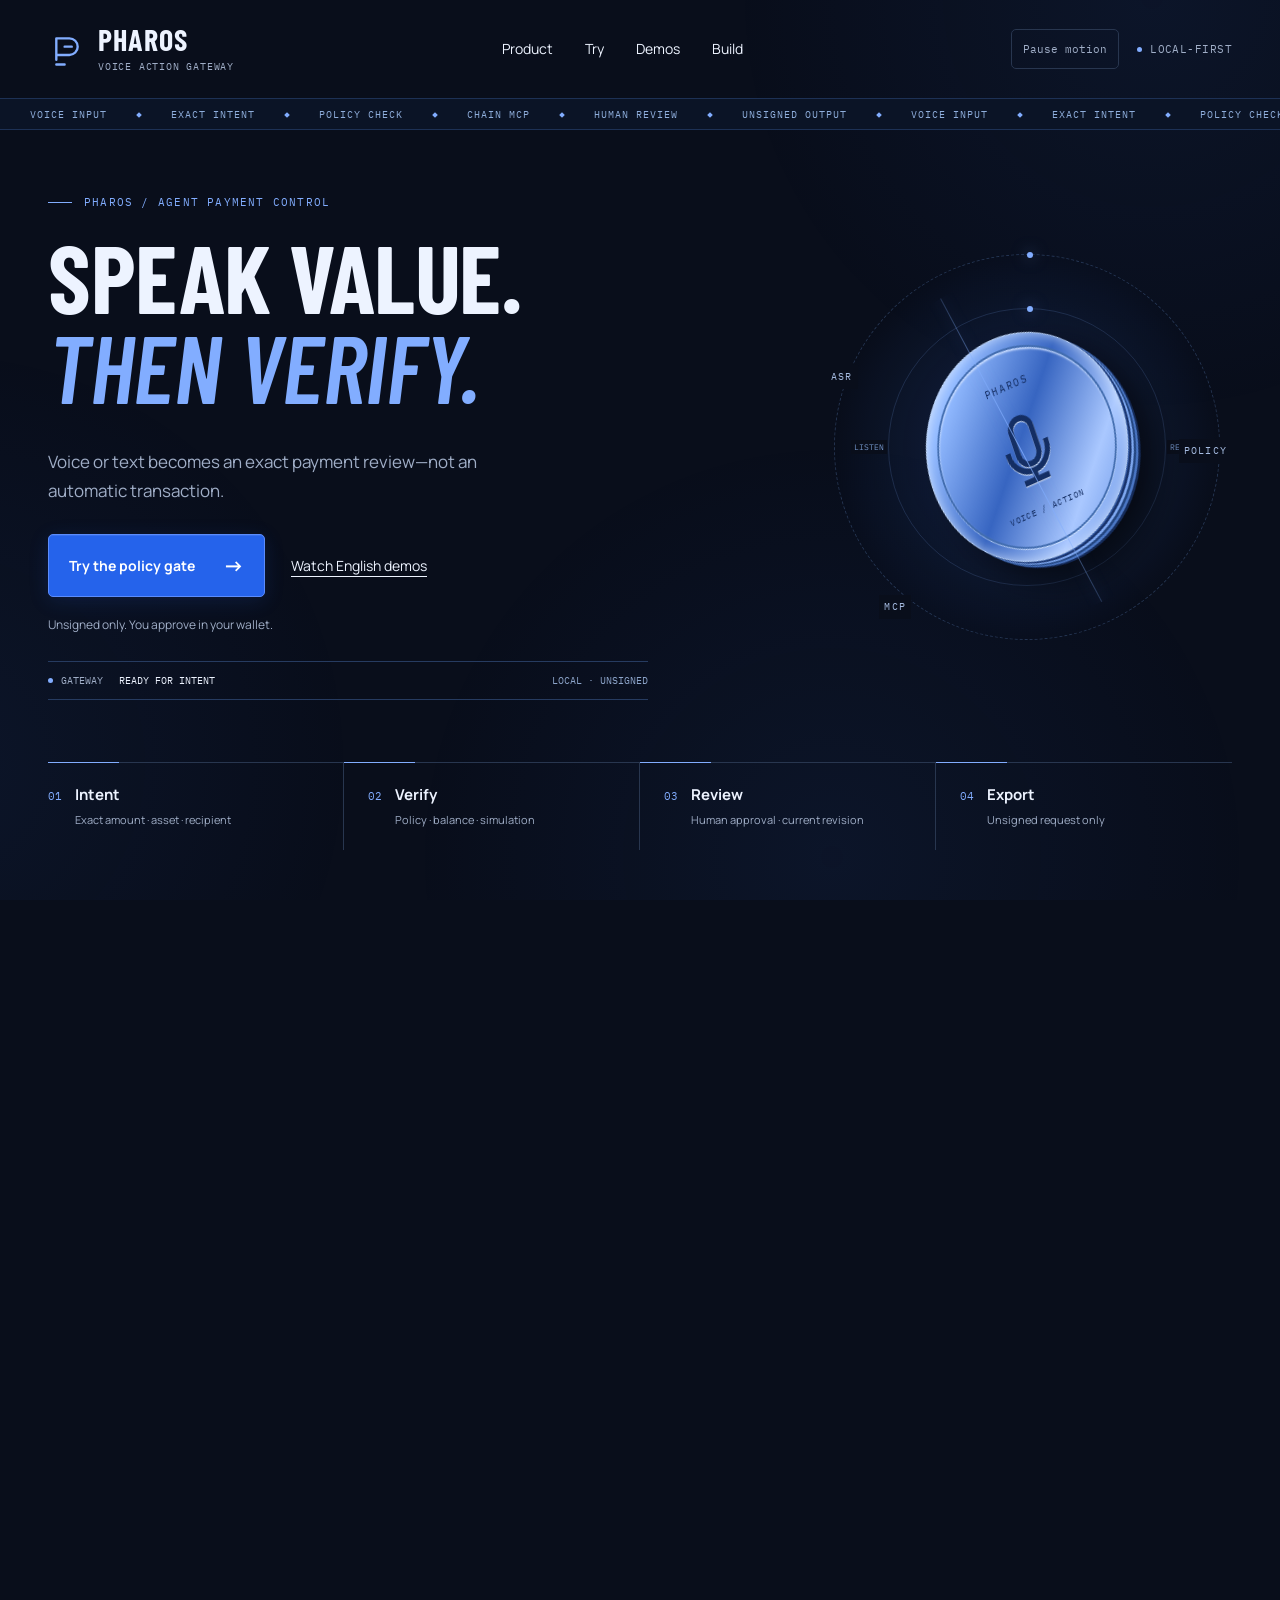
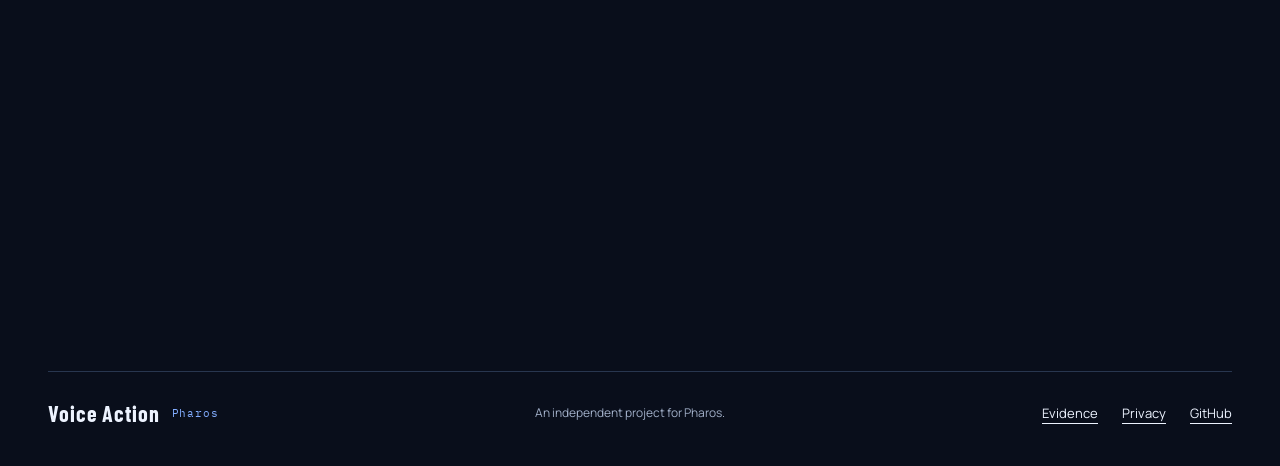
<file: site/index.html>
<!doctype html>
<html lang="en">
<head>
  <meta charset="utf-8">
  <meta name="viewport" content="width=device-width, initial-scale=1">
  <meta http-equiv="Content-Security-Policy" content="default-src 'self'; script-src 'self'; style-src 'self'; connect-src 'self'; img-src 'self'; media-src 'self'; object-src 'none'; base-uri 'none'; form-action 'none'">
  <meta name="referrer" content="no-referrer">
  <meta name="description" content="Pharos Voice Action Gateway prepares reviewable payment drafts with clear policy checks, exact amounts and human confirmation. Explore three recorded walkthroughs and build locally.">
  <meta property="og:title" content="Pharos Voice Action Gateway">
  <meta property="og:description" content="From a payment request to a draft you can review. Explore the recorded demos and build locally.">
  <meta property="og:type" content="website">
  <title>Pharos Voice Action Gateway</title>
  <link rel="icon" href="icon.svg">
  <link rel="stylesheet" href="product.css">
  <link rel="stylesheet" href="evidence.css">
  <script src="evidence.js" defer></script>
  <script src="product.js" defer></script>
  <script src="sandbox.js" defer></script>
  <script src="video-controls.js" defer></script>
</head>
<body>
  <div class="ambient" aria-hidden="true"><span></span><span></span><span></span></div>
  <a class="skip" href="#main">Skip to content</a>
  <header class="site-header wrap">
    <a class="wordmark" href="./" aria-label="Pharos Voice Action Gateway home"><svg viewBox="0 0 32 32" aria-hidden="true"><path d="M7 25V7h11a7 7 0 0 1 0 14H7m7-7h6M7 29h7"/></svg><span>PHAROS<small>VOICE ACTION GATEWAY</small></span></a>
    <nav aria-label="Main navigation"><a href="#product">Product</a><a href="#try">Try</a><a href="#demos">Demos</a><a href="#build">Build</a></nav>
    <div class="header-actions"><button id="motion-toggle" class="motion-toggle" type="button" aria-pressed="false">Pause motion</button><span class="live-chip"><i></i>LOCAL-FIRST</span></div>
  </header>
  <div class="signal-rail" aria-hidden="true"><div class="signal-track"><div class="signal-group"><span>VOICE INPUT</span><i></i><span>EXACT INTENT</span><i></i><span>POLICY CHECK</span><i></i><span>CHAIN MCP</span><i></i><span>HUMAN REVIEW</span><i></i><span>UNSIGNED OUTPUT</span><i></i></div><div class="signal-group"><span>VOICE INPUT</span><i></i><span>EXACT INTENT</span><i></i><span>POLICY CHECK</span><i></i><span>CHAIN MCP</span><i></i><span>HUMAN REVIEW</span><i></i><span>UNSIGNED OUTPUT</span><i></i></div></div></div>
  <main id="main" tabindex="-1">
    <section class="hero wrap" id="product" aria-labelledby="product-title">
      <div class="hero-copy" data-reveal>
        <p class="eyebrow"><span></span> PHAROS / AGENT PAYMENT CONTROL</p>
        <h1 id="product-title" aria-label="Speak value. Then verify."><span aria-hidden="true" class="display-line">SPEAK VALUE.</span><span class="verb-line" aria-hidden="true"><em id="hero-verb"><span>THEN VERIFY.</span><span>STAY IN CONTROL.</span><span>NOT BLINDLY.</span><span>THEN VERIFY.</span></em><i class="type-caret"></i></span></h1>
        <p class="intro">Voice or text becomes an exact payment review—not an automatic transaction.</p>
        <div class="hero-actions"><a class="button primary" href="#try">Try the policy gate <span aria-hidden="true">→</span></a><a class="text-link" href="#demos">Watch English demos</a></div>
        <p class="safety">Unsigned only. You approve in your wallet.</p>
        <div class="live-readout"><span><i></i>GATEWAY</span><strong id="hero-readout">READY FOR INTENT</strong><b>LOCAL · UNSIGNED</b></div>
      </div>
      <div class="hero-orbit spotlight" data-tilt="8" aria-hidden="true"><div class="orbit-ring ring-one"></div><div class="orbit-ring ring-two"></div><div class="orbit-data"><span>LISTEN</span><span>CHECK</span><span>REVIEW</span></div><div class="coin-float"><div class="orbit-core"><span class="coin-word">PHAROS</span><svg viewBox="0 0 80 80"><path d="M40 14a10 10 0 0 0-10 10v20a10 10 0 0 0 20 0V24a10 10 0 0 0-10-10ZM21 41a19 19 0 0 0 38 0M40 60v8m-10 0h20"/></svg><span class="coin-code">VOICE / ACTION</span></div></div><span class="orbit-label label-one">ASR</span><span class="orbit-label label-two">POLICY</span><span class="orbit-label label-three">MCP</span><div class="orbit-scan"></div></div>
      <div class="hero-proof-grid" data-reveal><article><span>01</span><strong>Intent</strong><small>Exact amount · asset · recipient</small></article><article><span>02</span><strong>Verify</strong><small>Policy · balance · simulation</small></article><article><span>03</span><strong>Review</strong><small>Human approval · current revision</small></article><article><span>04</span><strong>Export</strong><small>Unsigned request only</small></article></div>
    </section>
    <section class="sandbox-section wrap" id="try" aria-labelledby="sandbox-title" data-reveal>
      <div class="section-heading sandbox-heading"><div><p class="eyebrow"><span></span> INTERACTIVE / EXAMPLE DATA</p><h2 id="sandbox-title">Your request.<br><em>One clear decision.</em></h2></div><span class="boundary-chip"><i></i>NO WALLET CONNECTED</span></div>
      <div class="product-workspace spotlight">
        <form id="sandbox-form" class="command-panel">
          <div class="panel-kicker"><span>01</span> Payment intent</div>
          <label for="sandbox-request">Tell the agent what to prepare</label>
          <div class="command-input"><span aria-hidden="true">›</span><input id="sandbox-request" value="Send 1 USDC to Alice" maxlength="300" required autocomplete="off"><b id="voice-pulse" aria-hidden="true"></b></div>
          <div class="waveform" id="sandbox-waveform" aria-hidden="true"></div>
          <p class="micro-copy">Illustrative waveform · no audio is recorded here.</p>
          <div class="sandbox-settings"><div><label for="sandbox-limit">Per-request limit</label><select id="sandbox-limit"><option value="5">5 token units</option><option value="0.5">0.5 token units</option><option value="10">10 token units</option></select></div><div><label for="sandbox-hour">Example UTC time</label><select id="sandbox-hour"><option value="12">12:00 · within window</option><option value="19">19:00 · outside window</option></select></div></div>
          <button type="submit" class="button primary review-button">Run policy review <span aria-hidden="true">→</span></button>
          <p class="safety-line">Example data · No network call · Nothing signed</p>
        </form>
        <div class="decision-panel">
          <div class="panel-kicker"><span>02</span> Decision trace <b id="sandbox-state">AWAITING REVIEW</b></div>
          <div id="sandbox-result" role="status"><div class="decision-empty"><div class="decision-orb"><span></span></div><h3>You stay in control.</h3><p>Amount, recipient and time checks appear here before any draft exists.</p></div></div>
          <div class="mini-flow" aria-label="Example payment stages"><div class="active"><span>1</span>Intent</div><i></i><div><span>2</span>Policy</div><i></i><div><span>3</span>Review</div></div>
        </div>
      </div>
    </section>
    <section class="demo-section wrap" data-reveal id="demos" aria-labelledby="demos-title">
      <div class="section-heading">
        <h2 id="demos-title" class="section-label">From request to review</h2>
        <span class="recorded-label"><span aria-hidden="true"></span>Recorded demo</span>
      </div>
      <p class="section-intro">Three new walkthroughs with MCY narration in English, recorded from the current workspace.</p>
      <p class="music-credit">Music: <cite>Our Future</cite> by Declan DP · <a href="https://license.declandp.info" rel="noreferrer">License</a> · <a href="https://links.al/CaH" rel="noreferrer">Free Download / Stream</a> · Music promoted by <a href="https://links.al/youtube" rel="noreferrer">Audio Library</a></p>
      <nav class="task-nav" aria-label="Recorded demonstrations">
        <a id="policy" href="#policy" data-task="policy" aria-current="true"><span class="task-number">01</span><span>Policy Gatekeeper</span><span class="task-arrow" aria-hidden="true">&nearr;</span></a>
        <a id="payment" href="#payment" data-task="payment"><span class="task-number">02</span><span>Natural-language payment</span><span class="task-arrow" aria-hidden="true">&nearr;</span></a>
        <a id="composition" href="#composition" data-task="composition"><span class="task-number">03</span><span>Skill + Chain MCP</span><span class="task-arrow" aria-hidden="true">&nearr;</span></a>
      </nav>
      <section class="video-panel spotlight" aria-label="Selected English walkthrough">
        <video id="walkthrough" controls preload="metadata" playsinline aria-label="Policy Gatekeeper English walkthrough" src="media/01-policy-gatekeeper-mcy.mp4">
          <track kind="captions" src="media/01-policy-gatekeeper-mcy.vtt" srclang="en" label="English">
          <p>Your browser cannot play this video. <a href="media/01-policy-gatekeeper-mcy.mp4">Download the English walkthrough</a>.</p>
        </video>
        <div class="english-player" id="english-player" role="group" aria-label="English video controls" hidden>
          <button id="video-play" type="button" aria-label="Play walkthrough">Play</button>
          <span id="video-time" class="video-clock">0:00 / 0:00</span>
          <input id="video-seek" type="range" min="0" max="100" value="0" step="0.1" aria-label="Video position">
          <span class="caption-label">English captions</span>
          <button id="video-mute" type="button" aria-pressed="false">Mute</button>
          <button id="video-fullscreen" type="button">Full screen</button>
        </div>
        <div class="video-caption">
          <p id="walkthrough-title">Policy Gatekeeper <span class="muted">/ English walkthrough</span></p>
          <div class="media-links">
            <a id="video-download" href="media/01-policy-gatekeeper-mcy.mp4" download>MP4 <span aria-hidden="true">&darr;</span></a>
            <a id="subtitle-download" href="media/01-policy-gatekeeper-mcy.srt" download>English SRT <span aria-hidden="true">&darr;</span></a>
          </div>
        </div>
        <p id="video-status" class="media-status" role="status" hidden></p>
      </section>
      <section id="evidence" class="evidence-section spotlight" aria-labelledby="task-title" tabindex="-1">
        <div class="section-heading">
          <div><p id="category" class="eyebrow">Selected demonstration</p><h2 id="task-title">Policy Gatekeeper</h2></div>
          <span id="kind" class="evidence-kind">Recorded policy fixtures</span>
        </div>
        <p id="task-description" class="section-intro">See how amount, recipient and time rules allow or block a request.</p>
        <div id="scenarios" class="scenarios" role="group" aria-label="Recorded scenarios"></div>
        <div class="record-summary" aria-busy="true" id="record-summary">
          <div class="result"><p class="eyebrow">Recorded result</p><h3 id="result-heading">Loading</h3></div>
          <div class="record-description">
            <p id="record-request">Loading the selected record.</p>
            <p id="record-outcome" class="muted"></p>
            <p id="record-time" class="record-time"></p>
          </div>
          <a id="download" class="text-link" download hidden>Evidence JSON <span aria-hidden="true">&darr;</span></a>
        </div>
        <p id="loading" class="load-status" role="status" aria-live="polite">Loading recorded evidence...</p>
        <button id="retry-evidence" type="button" class="button" hidden>Retry evidence</button>
        <details class="evidence-details">
          <summary>Inspect decision checks and source details</summary>
          <p id="boundary" class="detail-note"></p>
          <div class="evidence-grid">
            <section aria-labelledby="facts-heading"><h3 id="facts-heading">Record details</h3><dl id="facts"></dl></section>
            <section aria-labelledby="checks-heading"><h3 id="checks-heading">Decision checks</h3><ul id="checks"></ul></section>
          </div>
          <section class="trace-panel" aria-labelledby="trace-heading">
            <h3 id="trace-heading">Tool sequence</h3>
            <p id="flow-description" class="muted"></p>
            <ol id="trace"></ol>
          </section>
          <details class="raw-details"><summary>Original JSON</summary><pre id="raw" tabindex="0" aria-label="Original evidence JSON"></pre></details>
        </details>
        <noscript><p>Enable JavaScript to switch records. Every original file is also available in the <a href="#proof-library">evidence library</a>.</p></noscript>
      </section>
    </section>
    <section class="capabilities section-band" data-reveal aria-labelledby="capabilities-title">
      <div class="wrap">
        <div class="section-heading section-top"><p class="eyebrow">Local workspace</p><p class="muted">Voice or text. One careful review.</p></div>
        <h2 id="capabilities-title" class="display-heading">The details matter.<br><span class="muted">Keep them in view.</span></h2>
        <div class="capability-grid">
          <article class="feature-card spotlight"><span class="feature-index">01 / Batch</span><h3>Up to five payments.<br>One review.</h3><p>Prepare one to five payment rows with individual recipients and local memos. Check totals and ordered nonces before exporting the batch.</p></article>
          <article class="feature-card spotlight"><span class="feature-index">02 / Precision</span><h3>Speak naturally.<br>Review exact amounts.</h3><p>Use text or optional offline voice input. Keep exact token amounts; missing or ambiguous details become a question, not a guess.</p></article>
          <article class="feature-card spotlight"><span class="feature-index">03 / Recipients</span><h3>Check the address,<br>not just the alias.</h3><p>Validate mixed-case addresses with EIP-55. Resolve configured contacts to a full address and reject zero, known burn and known token-contract recipients.</p></article>
          <article class="feature-card spotlight"><span class="feature-index">04 / Allowance</span><h3>A rolling limit<br>on unsigned drafts.</h3><p>Reserve amounts and native fee budgets before export. The local allowance counts issued drafts, not on-chain spending.</p></article>
          <article class="feature-card spotlight"><span class="feature-index">05 / Audit</span><h3>A record of<br>every action.</h3><p>Keep an append-only, hash-linked local audit. Export its history and check it against an independently retained trusted tip.</p></article>
          <article class="feature-card spotlight"><span class="feature-index">06 / Confirmation</span><h3>Change the request.<br>Review it again.</h3><p>Confirmation belongs to the current review. Editing or cancelling invalidates it; export checks the policy and payment again.</p></article>
        </div>
      </div>
    </section>
    <section class="build-section wrap" data-reveal id="build" aria-labelledby="build-title">
      <div class="build-heading">
        <p class="eyebrow">Build locally</p>
        <h2 id="build-title" class="display-heading">Your machine.<br>Your review.</h2>
        <p class="section-intro">Start the local workspace with demo data. Explore the request, policy decision and confirmation flow before configuring read-only network access.</p>
        <a class="text-link" href="https://github.com/Chengyuann/pharos-voice-action-gateway" rel="noreferrer">View the source on GitHub <span aria-hidden="true">&nearr;</span></a>
      </div>
      <div class="quick-start">
        <div class="section-heading"><h3>Quick start</h3><span class="muted">Python 3.9+</span></div>
        <p>From your local repository checkout:</p>
        <pre id="start-command" tabindex="0" aria-label="Local start command"><code>python3 scripts/policy_gatekeeper_server.py --port 8791</code></pre>
        <button class="button" type="button" data-copy="start-command" hidden>Copy command</button>
        <p id="copy-status" role="status" class="copy-status" aria-live="polite"></p>
        <p>Then open <code class="local-address">http://127.0.0.1:8791/payment-preview</code> on the same machine.</p>
        <p class="muted">Demo mode needs no wallet, API key or third-party Python package. The public demos above remain archived records.</p>
        <details><summary>Check an archived record locally</summary><pre tabindex="0" aria-label="Evidence verification command"><code>python3 scripts/payment_proof.py verify site/proofs/pros-allow-live.json</code></pre><p class="muted">This checks the record's internal consistency. It does not authenticate the source chain data.</p></details>
      </div>
    </section>
    <section class="archive-section wrap" data-reveal id="proof-library" aria-labelledby="archive-title">
      <details>
        <summary id="archive-title">Evidence library and technical notes</summary>
        <div class="archive-content">
          <div>
            <h3>Original records</h3>
            <ul class="archive-links">
              <li><a href="proofs/policy-allow.json">Policy: allow</a></li>
              <li><a href="proofs/policy-deny-amount.json">Policy: amount blocked</a></li>
              <li><a href="proofs/policy-deny-recipient.json">Policy: recipient blocked</a></li>
              <li><a href="proofs/policy-deny-time.json">Policy: time blocked</a></li>
              <li><a href="proofs/language-demo.json">Payment: amount clarification</a></li>
              <li><a href="proofs/pros-20261106-live.json">PROS: November 6, 2026</a></li>
              <li><a href="proofs/pros-allow-live.json">PROS: October 21, 2026</a></li>
              <li><a href="proofs/wpros-allow-live.json">WPROS: allowed review</a></li>
              <li><a href="proofs/usdc-deny-live.json">USDC: insufficient balance</a></li>
              <li><a href="proofs/installed-skill-flow.json">Installed Skill + Chain MCP flow</a></li>
              <li><a href="media/manifest.json">Media manifest</a></li>
            </ul>
          </div>
          <div class="technical-notes">
            <h3>About these demonstrations</h3>
            <p>This static site selects saved JSON and videos. It does not connect to a wallet, request microphone access, query a chain or create a payment. The policy examples use a local mock; the other records contain historical read-only results.</p>
            <p>Public sender addresses are not proof of ownership. Alice and Bob are example contacts. Candidate transaction fields are historical, and fee and pending-nonce quotes were not pinned to the recorded block.</p>
            <p>The installed-Skill record shows local execution, not a hosted Pharos chat. Voice-event fixtures do not establish microphone input, speech recognition or speaker verification.</p>
            <h3>Local P1 scope</h3>
            <p>Batch support covers Pacific Mainnet PROS, USDC and WPROS with ordinary externally owned accounts. Rows are simulated separately at a common block; an export is not an atomic transaction and remains subject to wallet-side review.</p>
            <p>Cancelling does not refund an issued draft's allowance. Reservations survive restarts; allowance ages out with the rolling window, while reserved nonces are not automatically released.</p>
            <p>Audit hashes detect inconsistent changes, not source authenticity. Detecting a replaced or shortened history requires a trusted tip stored separately. Keep local reports and payment data private.</p>
          </div>
        </div>
      </details>
    </section>
  </main>
  <footer class="site-footer wrap">
    <a class="wordmark" href="./">Voice Action<span>Pharos</span></a>
    <p>An independent project for Pharos.</p>
    <nav aria-label="Footer navigation"><a href="#proof-library">Evidence</a><a href="privacy.html">Privacy</a><a href="https://github.com/Chengyuann/pharos-voice-action-gateway" rel="noreferrer">GitHub</a></nav>
  </footer>
</body>
</html>
</file>
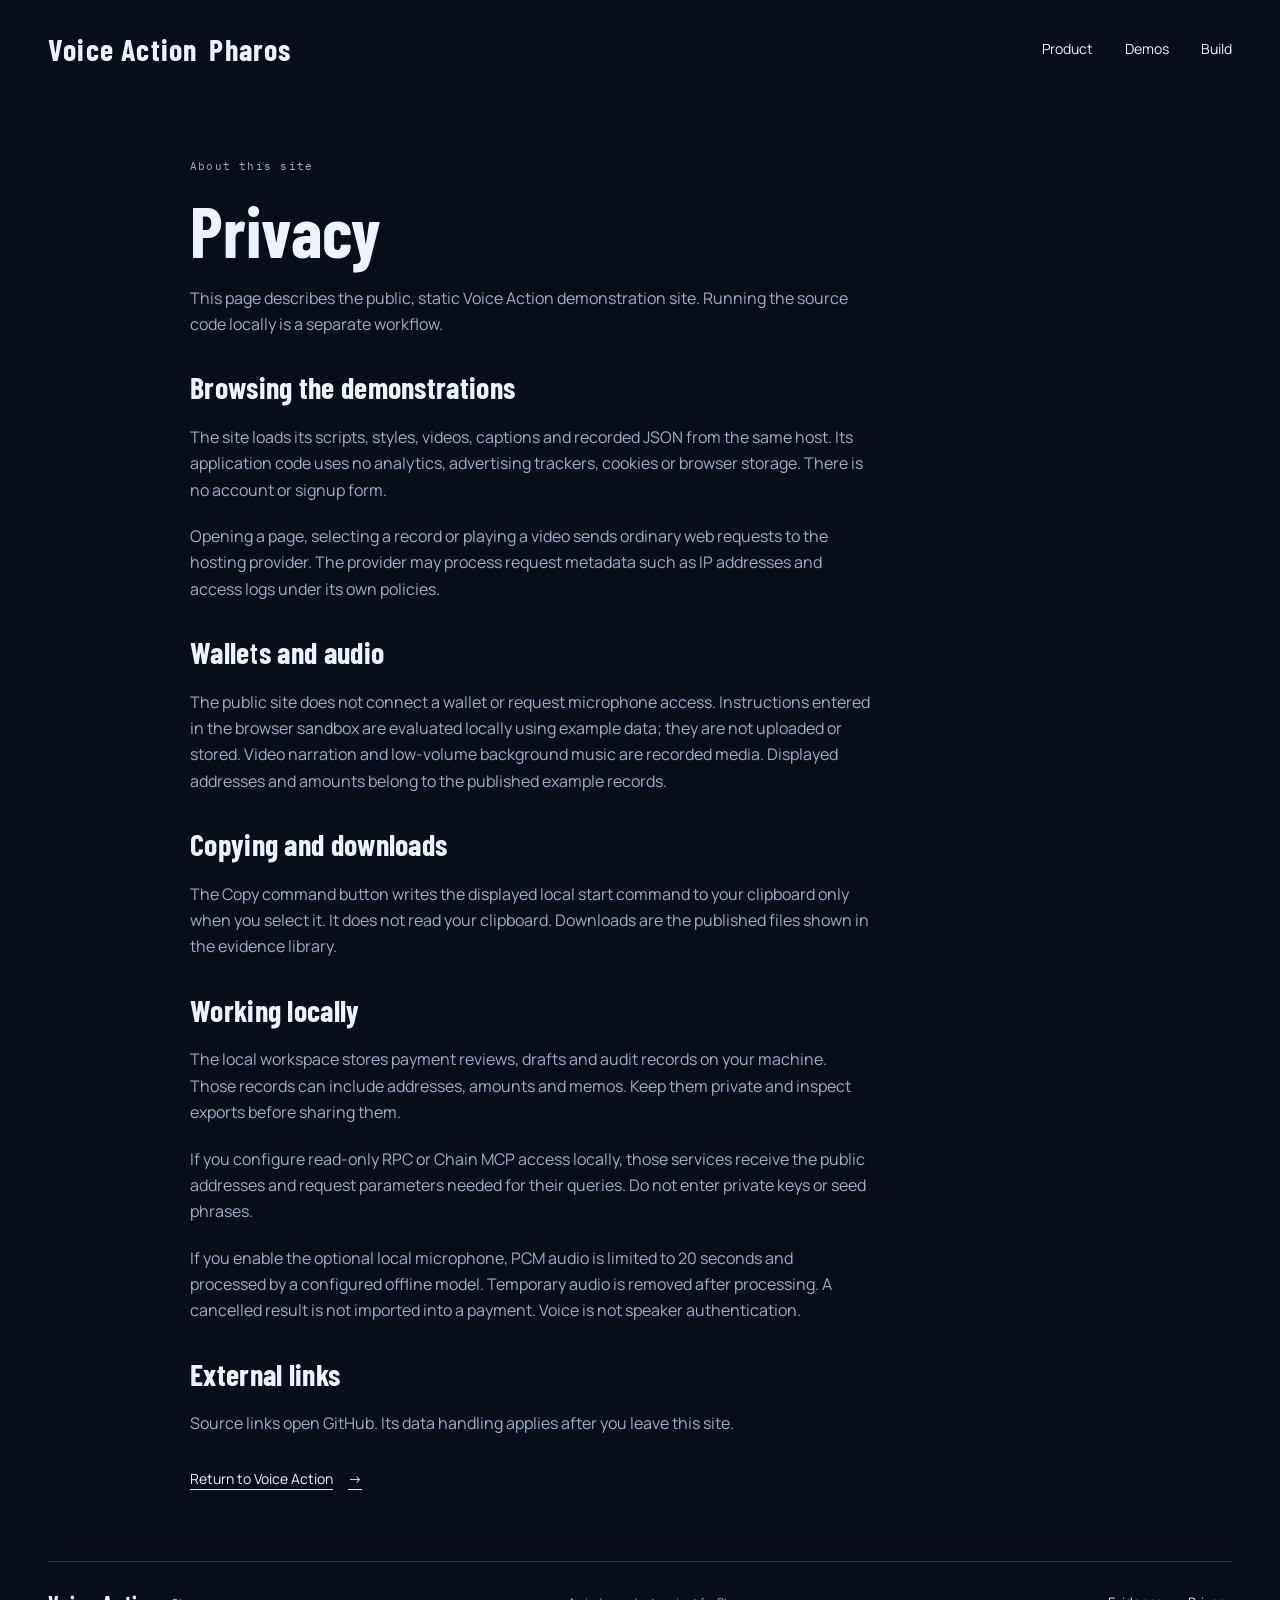
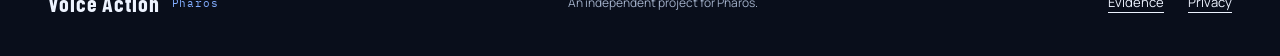
<file: site/privacy.html>
<!doctype html>
<html lang="en">
<head>
  <meta charset="utf-8">
  <meta name="viewport" content="width=device-width, initial-scale=1">
  <meta http-equiv="Content-Security-Policy" content="default-src 'self'; script-src 'self'; style-src 'self'; connect-src 'self'; img-src 'self'; media-src 'self'; object-src 'none'; base-uri 'none'; form-action 'none'">
  <meta name="referrer" content="no-referrer">
  <meta name="description" content="How the Voice Action public demonstration site handles data, video playback and local records.">
  <title>Privacy | Pharos Voice Action Gateway</title>
  <link rel="icon" href="icon.svg">
  <link rel="stylesheet" href="product.css">
</head>
<body>
  <a class="skip" href="#main">Skip to content</a>
  <header class="site-header wrap">
    <a class="wordmark" href="./" aria-label="Pharos Voice Action Gateway home">Voice Action<span>Pharos</span></a>
    <nav aria-label="Main navigation"><a href="./#product">Product</a><a href="./#demos">Demos</a><a href="./#build">Build</a></nav>
  </header>
  <main class="legal-page wrap" id="main" tabindex="-1">
    <p class="eyebrow">About this site</p>
    <h1>Privacy</h1>
    <p>This page describes the public, static Voice Action demonstration site. Running the source code locally is a separate workflow.</p>
    <h2>Browsing the demonstrations</h2>
    <p>The site loads its scripts, styles, videos, captions and recorded JSON from the same host. Its application code uses no analytics, advertising trackers, cookies or browser storage. There is no account or signup form.</p>
    <p>Opening a page, selecting a record or playing a video sends ordinary web requests to the hosting provider. The provider may process request metadata such as IP addresses and access logs under its own policies.</p>
    <h2>Wallets and audio</h2>
    <p>The public site does not connect a wallet or request microphone access. Instructions entered in the browser sandbox are evaluated locally using example data; they are not uploaded or stored. Video narration and low-volume background music are recorded media. Displayed addresses and amounts belong to the published example records.</p>
    <h2>Copying and downloads</h2>
    <p>The Copy command button writes the displayed local start command to your clipboard only when you select it. It does not read your clipboard. Downloads are the published files shown in the evidence library.</p>
    <h2>Working locally</h2>
    <p>The local workspace stores payment reviews, drafts and audit records on your machine. Those records can include addresses, amounts and memos. Keep them private and inspect exports before sharing them.</p>
    <p>If you configure read-only RPC or Chain MCP access locally, those services receive the public addresses and request parameters needed for their queries. Do not enter private keys or seed phrases.</p>
    <p>If you enable the optional local microphone, PCM audio is limited to 20 seconds and processed by a configured offline model. Temporary audio is removed after processing. A cancelled result is not imported into a payment. Voice is not speaker authentication.</p>
    <h2>External links</h2>
    <p>Source links open GitHub. Its data handling applies after you leave this site.</p>
    <a class="text-link" href="./">Return to Voice Action <span aria-hidden="true">&rarr;</span></a>
  </main>
  <footer class="site-footer wrap">
    <a class="wordmark" href="./">Voice Action<span>Pharos</span></a>
    <p>An independent project for Pharos.</p>
    <nav aria-label="Footer navigation"><a href="./#proof-library">Evidence</a><a href="privacy.html" aria-current="page">Privacy</a></nav>
  </footer>
</body>
</html>
</file>
<file: site/product.css>
/* Restored Pharos blue-motion system. Existing local fonts, no external assets. */
@font-face{font-family:Barlow;src:url('fonts/barlow-condensed-700.ttf') format('truetype');font-weight:700;font-display:swap}
@font-face{font-family:Barlow;src:url('fonts/barlow-condensed-600-italic.ttf') format('truetype');font-weight:600;font-style:italic;font-display:swap}
@font-face{font-family:Manrope;src:url('fonts/manrope-400.ttf') format('truetype');font-weight:400;font-display:swap}
@font-face{font-family:Manrope;src:url('fonts/manrope-700.ttf') format('truetype');font-weight:700;font-display:swap}
@font-face{font-family:Plex;src:url('fonts/ibm-plex-mono-400.ttf') format('truetype');font-weight:400;font-display:swap}
:root{color-scheme:dark;--bg:#090e1b;--surface:#111a2c;--surface-raised:#152139;--text:#edf3ff;--muted:#a0aec7;--line:#28364f;--accent:#82adff;--solid:#2563eb;--mono:Plex,monospace;--display:Barlow,'Arial Narrow',sans-serif;--ease:cubic-bezier(.2,.8,.2,1);font-family:Manrope,'Avenir Next',sans-serif;font-synthesis:none}
*{box-sizing:border-box}html{scroll-behavior:smooth;scroll-padding-top:28px}body{margin:0;color:var(--text);background:var(--bg);font-size:16px;line-height:1.65;isolation:isolate}a{color:inherit;text-underline-offset:5px}a:hover{color:var(--accent)}button,input,select,textarea{font:inherit}button,a,summary{-webkit-tap-highlight-color:transparent}button,summary,select{cursor:pointer}button{max-width:100%}button:disabled{opacity:.5;cursor:not-allowed}[hidden]{display:none!important}:focus-visible{outline:2px solid var(--accent);outline-offset:5px}::selection{background:var(--accent);color:var(--bg)}section,article,div{min-width:0}svg{fill:none;stroke:currentColor;stroke-width:1.7;stroke-linecap:round;stroke-linejoin:round}p{margin:0 0 20px}h1,h2,h3{margin:0 0 20px;line-height:1.05;text-wrap:balance}h1,h2,h3,p,a,summary{overflow-wrap:break-word}h2,h3{font-family:var(--display);font-weight:700;letter-spacing:.01em}h2{font-size:48px}h3{font-size:28px}.wrap{width:min(1280px,calc(100% - 96px));margin-inline:auto}.muted{color:var(--muted)}.skip{position:fixed;top:-100px;left:20px;z-index:20;background:var(--accent);color:var(--bg);padding:12px 20px}.skip:focus{top:12px}
.ambient{position:fixed;inset:0;z-index:-1;pointer-events:none;overflow:hidden}.ambient span{position:absolute;width:70vw;aspect-ratio:1;background:radial-gradient(circle,#336adb13,transparent 66%);animation:ambient-drift 22s ease-in-out infinite alternate}.ambient span:first-child{top:-50%;right:-25%}.ambient span:nth-child(2){top:35%;left:-40%;animation-delay:-8s}.ambient span:last-child{bottom:-45%;right:0;animation-delay:-14s}
.site-header{display:flex;align-items:center;justify-content:space-between;gap:30px;min-height:98px}.wordmark{display:inline-flex;align-items:center;gap:12px;font:700 30px/1 var(--display);text-decoration:none;letter-spacing:.04em;white-space:nowrap}.wordmark svg{width:38px;height:38px;color:var(--accent);stroke-width:2}.wordmark span{display:block}.wordmark small{display:block;font:10px/1.4 var(--mono);letter-spacing:.08em;margin-top:6px;color:var(--muted)}.site-header nav{display:flex;gap:32px}.site-header nav a{font-size:14px;text-decoration:none;min-height:44px;display:flex;align-items:center}.site-header nav a[aria-current]{color:var(--accent)}.header-actions{display:flex;align-items:center;gap:18px}.motion-toggle{border:1px solid var(--line);background:transparent;color:var(--muted);padding:9px 11px;border-radius:5px;font:11px/1.5 var(--mono);min-height:40px}.motion-toggle:hover{border-color:var(--accent);color:var(--text)}.live-chip,.boundary-chip{display:inline-flex;align-items:center;gap:8px;font:11px/1.5 var(--mono);letter-spacing:.04em;color:var(--muted);white-space:nowrap}.live-chip i,.boundary-chip i{width:5px;height:5px;border-radius:50%;background:var(--accent)}
.signal-rail{height:32px;overflow:hidden;border-block:1px solid #1d3155;background:#0b1426;color:#8faedc;font:10px/1 var(--mono);letter-spacing:.1em}.signal-track{display:flex;width:max-content;animation:signal-slide 30s linear infinite}.signal-group{display:flex;align-items:center;flex-shrink:0;height:32px}.signal-group span{padding-inline:30px;white-space:nowrap}.signal-group i{width:4px;height:4px;background:var(--accent);transform:rotate(45deg);flex-shrink:0}
.hero{position:relative;padding-top:64px;padding-bottom:42px;display:grid;grid-template-columns:minmax(0,1.35fr) minmax(0,.85fr);column-gap:28px;align-items:center}.hero-copy{position:relative;z-index:2;max-width:800px}.eyebrow{display:flex;align-items:center;gap:12px;margin:0 0 20px;font:11px/1.5 var(--mono);letter-spacing:.11em;color:var(--accent)}.eyebrow>span{width:24px;height:1px;background:currentColor}.hero h1{font:700 clamp(64px,7.5vw,112px)/.94 var(--display);letter-spacing:-.005em;margin:0 0 26px}.display-line{display:block}.verb-line{display:block;overflow:hidden;height:1.06em;position:relative;padding-bottom:.07em}.hero h1 em{font:600 italic 1em/.94 var(--display);color:var(--accent)}#hero-verb{display:grid;animation:verb-cycle 12s var(--ease) infinite}#hero-verb span{display:block;height:1.06em;white-space:nowrap}.type-caret{display:none}.intro{font-size:17px;line-height:1.7;max-width:44ch;color:var(--muted)}.hero-actions{display:flex;align-items:center;gap:26px;margin:28px 0 18px}.button{display:inline-flex;align-items:center;justify-content:space-between;gap:28px;min-height:50px;padding:13px 20px;border:1px solid var(--line);border-radius:5px;background:transparent;color:var(--text);font-size:14px;font-weight:700;text-decoration:none;transition:background .2s,border-color .2s,transform .2s}.button:hover{border-color:var(--accent);color:var(--text);background:#82adff10}.button:active{transform:translateY(1px)}.button.primary{background:var(--solid);border-color:#5b8cfc;color:white;box-shadow:0 4px 20px #2563eb26,inset 0 1px #ffffff15}.button.primary:hover{background:#3375f7;box-shadow:0 5px 26px #2563eb40}.button span{font-size:21px}.text-link{display:inline-flex;align-items:center;gap:15px;min-height:44px;font-size:14px}.safety{font-size:12px;color:var(--muted);margin:0}.live-readout{display:grid;grid-template-columns:auto 1fr auto;align-items:center;gap:16px;margin-top:26px;padding:11px 0;border-block:1px solid #263b60;font:10px/1.5 var(--mono);color:var(--muted);max-width:600px}.live-readout span{display:flex;gap:8px;align-items:center}.live-readout i{width:5px;height:5px;background:var(--accent);border-radius:50%;animation:signal-pulse 2s ease-in-out infinite}.live-readout strong{font-weight:400;color:var(--text)}.live-readout b{font-weight:400;color:#8ca4c9}
.hero-orbit{position:relative;width:min(100%,410px);aspect-ratio:1;justify-self:end;display:grid;place-items:center;transform:perspective(850px) rotateY(var(--tilt-y,0deg)) rotateX(var(--tilt-x,0deg));transition:transform .4s var(--ease)}.hero-orbit::before{content:'';position:absolute;inset:0;border-radius:50%;background:radial-gradient(circle,#387aff33,transparent 67%)}.orbit-ring{position:absolute;border:1px solid #709cdf45;border-radius:50%;animation:orbit-spin 24s linear infinite}.ring-one{inset:3%;border-style:dashed}.ring-two{inset:16%;border-color:#709cdf30;animation-duration:17s;animation-direction:reverse}.orbit-ring::after{content:'';position:absolute;left:50%;top:-3px;width:6px;height:6px;border-radius:50%;background:var(--accent);box-shadow:0 0 15px #82adff8a}.coin-float{position:relative;width:56%;aspect-ratio:1;animation:coin-float 5s ease-in-out infinite}.orbit-core{position:absolute;inset:0;border-radius:50%;display:flex;flex-direction:column;align-items:center;justify-content:center;background:linear-gradient(132deg,#e0edff,#92baff 19%,#3765c1 47%,#aac8ff 74%,#5081dc);border:1px solid #c8dfff;transform:rotate(-24deg) rotateY(-26deg) rotateX(12deg);box-shadow:1px 1px #3c63ae,3px 3px #18326a,5px 5px #7fa9f2,7px 7px #23457f,9px 9px #4b77c5,11px 11px #152b59,22px 26px 35px #0009,inset 0 0 12px #e5f0ffa6;color:#142e63}.orbit-core::before{content:'';position:absolute;inset:12px;border:2px solid #416cae;border-radius:50%;box-shadow:0 1px #d2e4ff,inset 0 2px 2px #ccdeff}.orbit-core svg{width:42%;height:42%;stroke-width:5;stroke-linecap:square;filter:drop-shadow(0 1px #e0edff)}.coin-word,.coin-code{font:11px/1.4 var(--mono);letter-spacing:.15em}.coin-word{margin-bottom:10px}.coin-code{margin-top:10px;font-size:9px}.orbit-label{position:absolute;background:var(--bg);color:#a6bce2;font:10px/1.4 var(--mono);padding:5px;letter-spacing:.12em}.label-one{left:1%;top:30%}.label-two{right:0;top:48%}.label-three{left:14%;bottom:8%}.orbit-data{position:absolute;inset:25% 7%;display:flex;align-items:center;justify-content:space-between;color:#7394c8;font:8px/1 var(--mono);animation:orbit-spin 33s linear infinite reverse}.orbit-data span{background:var(--bg);padding:3px}.orbit-scan{position:absolute;inset:8%;border-radius:50%;overflow:hidden;transform:rotate(-28deg)}.orbit-scan::after{content:'';position:absolute;inset:-20% auto -20% 48%;width:1px;background:linear-gradient(transparent,#82adffcc,transparent);animation:scan-sweep 5s ease-in-out infinite;box-shadow:0 0 16px #82adff55}
.hero-proof-grid{grid-column:1/-1;display:grid;grid-template-columns:repeat(4,minmax(0,1fr));margin-top:62px;border-top:1px solid var(--line)}.hero-proof-grid article{position:relative;display:grid;grid-template-columns:auto 1fr;gap:0 13px;padding:20px 24px;border-right:1px solid var(--line)}.hero-proof-grid article:first-child{padding-left:0}.hero-proof-grid article:last-child{border:0}.hero-proof-grid article>span{grid-row:span 2;font:11px/1.5 var(--mono);color:var(--accent);padding-top:5px}.hero-proof-grid strong{font-size:15px;font-weight:700}.hero-proof-grid small{font-size:11px;color:var(--muted);margin-top:4px}.hero-proof-grid article::before{content:'';position:absolute;top:-1px;left:0;height:1px;width:24%;background:var(--accent);animation:rail-breathe 6s ease-in-out infinite}.hero-proof-grid article:nth-child(2)::before{animation-delay:1s}.hero-proof-grid article:nth-child(3)::before{animation-delay:2s}.hero-proof-grid article:nth-child(4)::before{animation-delay:3s}
.section-heading{display:flex;align-items:center;justify-content:space-between;gap:24px}.section-heading h2,.section-heading h3,.section-heading p{margin-bottom:0}.section-intro{color:var(--muted);font-size:16px;max-width:66ch}.section-label{font-size:42px}.sandbox-section{padding-block:54px 82px}.sandbox-heading{margin-bottom:32px}.sandbox-heading h2{font-size:54px;line-height:1.02}.sandbox-heading h2 em{font-weight:600;color:var(--accent)}.product-workspace{position:relative;display:grid;grid-template-columns:1fr 1fr;border:1px solid #3b527b;border-radius:12px;background:linear-gradient(132deg,#12213d,#0e182b 55%,#111d32);box-shadow:0 24px 80px #03071577,inset 0 1px #a9c5ff15}.product-workspace::after{content:'';position:absolute;inset:12px -8px -9px 10px;z-index:-1;border:1px solid #233855;border-radius:12px;background:#0a1527}.command-panel,.decision-panel{padding:30px;min-width:0}.command-panel{border-right:1px solid var(--line)}.panel-kicker{display:flex;align-items:center;gap:11px;font-size:15px;font-weight:700;margin-bottom:26px}.panel-kicker>span{font:11px/1.5 var(--mono);color:var(--accent);border:1px solid #3b5682;border-radius:50%;width:28px;height:28px;display:grid;place-items:center}.panel-kicker>b{font:9px/1.5 var(--mono);color:var(--muted);margin-left:auto}.sandbox-section label{display:block;font-size:12px;margin-bottom:10px;color:var(--muted)}.sandbox-section input,.sandbox-section select{width:100%;min-height:48px;background:#091326;color:var(--text);border:1px solid #354b70;border-radius:5px;padding:11px 12px;font-size:14px}.command-input{position:relative;display:flex;align-items:center}.command-input>span{position:absolute;left:15px;color:var(--accent);font-size:23px}.command-input input{padding-left:35px;padding-right:45px}.command-input>b{position:absolute;right:16px;width:6px;height:6px;background:var(--accent);border-radius:50%;box-shadow:0 0 0 5px #82adff10;animation:signal-pulse 2s ease infinite}.waveform{height:74px;display:flex;align-items:center;justify-content:center;gap:5px;margin:15px 0 0;overflow:hidden;mask-image:linear-gradient(90deg,transparent,#000 8%,#000 92%,transparent)}.waveform i{width:3px;height:var(--bar-height,24px);flex-shrink:0;border-radius:2px;background:linear-gradient(#a8c5ff,#2d6dde);animation:voice-bar 1.6s var(--ease) infinite alternate;animation-delay:var(--bar-delay,0s);transform-origin:center;opacity:.7}.micro-copy{font-size:11px;color:#93a5c4;line-height:1.7;margin-bottom:18px}.sandbox-settings{display:grid;grid-template-columns:1fr 1fr;gap:16px;margin:22px 0}.review-button{width:100%;margin-top:2px}.safety-line{text-align:center;font:10px/1.5 var(--mono);color:var(--muted);margin:13px 0 0}.decision-panel{display:flex;flex-direction:column}#sandbox-result{min-height:302px;flex:1}#sandbox-result h3{font-size:33px;margin:0 0 10px}#sandbox-result p{font-size:13px;line-height:1.7}.decision-empty{padding:20px 15px;text-align:center;max-width:360px;margin:auto}.decision-empty>p{color:var(--muted)}.decision-orb{height:78px;width:78px;margin:0 auto 22px;border:1px solid #436391;border-radius:50%;display:grid;place-items:center;position:relative}.decision-orb::before{content:'';position:absolute;inset:8px;border:1px dashed #436391;border-radius:50%;animation:orbit-spin 20s linear infinite}.decision-orb span{width:19px;height:27px;border:2px solid var(--accent);border-radius:2px;box-shadow:6px 5px #1d3e77;transform:rotate(-13deg)}.mini-flow{display:flex;align-items:center;gap:12px;border-top:1px solid var(--line);padding-top:20px;color:#8296b7;font:10px/1.5 var(--mono)}.mini-flow>div{display:flex;align-items:center;gap:6px}.mini-flow span{display:grid;place-items:center;width:22px;height:22px;border:1px solid #36517b;border-radius:50%}.mini-flow i{height:1px;flex:1;background:#344966;position:relative;overflow:hidden}.mini-flow i::after{content:'';position:absolute;inset:0 auto 0 0;width:50%;background:var(--accent);animation:demo-line 3s ease infinite}.mini-flow .active{color:var(--accent)}.mini-flow .active span{background:#23447c}.receipt-amount{font:700 52px/1 var(--display);margin:22px 0 14px!important}.receipt-amount small{font:14px/1 var(--mono);color:var(--accent);margin-left:10px}.receipt-recipient{color:var(--muted);font-size:12px;margin-bottom:15px}.result-check{display:flex;align-items:center;gap:12px;padding:12px 0;border-bottom:1px solid var(--line);animation:check-enter .35s var(--ease) both}.result-check>span:first-child{width:25px;height:25px;border-radius:50%;display:grid;place-items:center;border:1px solid currentColor;flex-shrink:0}.result-check strong{display:block;font-size:12px}.result-check small{display:block;color:var(--muted);font:10px/1.6 var(--mono);margin-top:4px}.result-check.pass{color:#a0d5bd}.result-check.fail{color:#ffaf9e}.result-check:nth-child(2){animation-delay:.06s}.result-check:nth-child(3){animation-delay:.12s}
.spotlight{position:relative;isolation:isolate}.spotlight::before{content:'';position:absolute;inset:0;z-index:-1;border-radius:inherit;pointer-events:none;background:radial-gradient(380px circle at var(--spot-x,50%) var(--spot-y,50%),#82adff14,transparent 70%);opacity:var(--spot-opacity,0);transition:opacity .3s}.hero-orbit.spotlight::before{opacity:1;background:radial-gradient(circle,#387aff33,transparent 67%)}
.section-band{padding:68px 0 74px;border-block:1px solid #223454;background:#0c1526aa}.section-top{align-items:baseline;margin-bottom:30px}.section-top .muted{font-size:13px}.display-heading{font-size:57px;line-height:1.02}.capability-grid{display:grid;grid-template-columns:repeat(3,minmax(0,1fr));gap:18px;margin-top:36px}.feature-card{position:relative;overflow:hidden;padding:27px;border:1px solid var(--line);border-radius:8px;background:linear-gradient(140deg,#17264170,#0d1728);transition:border-color .25s,transform .25s}.feature-card:hover{border-color:#567cb4;transform:translateY(-4px)}.feature-card h3{font-size:30px;margin:18px 0 14px}.feature-card p{font-size:13px;color:var(--muted);line-height:1.8;margin:0}.feature-index{font:10px/1.5 var(--mono);color:var(--accent)}.feature-card::after{content:'';position:absolute;width:76px;height:76px;right:-22px;top:-22px;border:1px solid #82adff20;border-radius:50%;box-shadow:0 0 0 14px #82adff05,0 0 0 28px #82adff03;transition:transform .45s}.feature-card:hover::after{transform:scale(1.25)}
.build-section{display:grid;grid-template-columns:1fr 1.1fr;gap:80px;padding-block:84px 62px}.build-heading .section-intro{margin-top:24px}.quick-start{padding:28px;border:1px solid var(--line);border-radius:8px;background:var(--surface)}.quick-start .section-heading{margin-bottom:18px}.quick-start .section-heading .muted{font:11px/1.5 var(--mono)}.quick-start p{font-size:13px}.copy-status{min-height:20px;margin:8px 0;color:var(--accent)}pre{overflow:auto;max-width:100%;padding:20px;background:#071020;border:1px solid var(--line);border-radius:5px;font:12px/1.8 var(--mono);tab-size:2}code{font-family:var(--mono);font-size:.9em}pre code{font-size:inherit}.local-address{display:block;margin-top:7px;overflow-wrap:anywhere}.site-footer{display:flex;justify-content:space-between;align-items:center;gap:24px;flex-wrap:wrap;padding-block:30px 42px;border-top:1px solid var(--line)}.site-footer .wordmark{font-size:22px;gap:12px}.site-footer .wordmark>span{font:11px/1.5 var(--mono);color:var(--accent)}.site-footer p{color:var(--muted);font-size:12px;margin:0}.site-footer nav{display:flex;gap:24px;font-size:13px}.legal-page,.error-page{padding-block:60px;max-width:900px}.legal-page h1,.error-page h1{font:700 70px/1 var(--display)}.legal-page h2{font-size:30px;margin-top:35px}.legal-page p,.error-page p{max-width:68ch;color:var(--muted)}details{margin:0}summary{min-height:48px;padding:13px 0;cursor:pointer;font-size:14px}summary::marker{color:var(--accent)}summary:hover{color:var(--accent)}
[data-reveal]{transition:opacity .65s var(--ease),transform .65s var(--ease)}.reveal-pending{opacity:0;transform:translateY(24px)}html[data-motion='off'] *,html[data-motion='off'] *::before,html[data-motion='off'] *::after{animation-play-state:paused!important;transition:none!important;scroll-behavior:auto!important}html[data-motion='off'] .reveal-pending{opacity:1;transform:none}html[data-motion='off'] .hero-orbit{transform:none}html[data-motion='off'] #hero-verb{animation:none;transform:none}html[data-page-hidden='true'] *,html[data-page-hidden='true'] *::before,html[data-page-hidden='true'] *::after{animation-play-state:paused!important}
@keyframes ambient-drift{to{transform:translate(6%,8%)}}@keyframes signal-slide{to{transform:translateX(-50%)}}@keyframes orbit-spin{to{transform:rotate(360deg)}}@keyframes coin-float{50%{transform:translateY(-15px) rotate(3deg)}}@keyframes verb-cycle{0%,18%{transform:translateY(0)}25%,43%{transform:translateY(-1.06em)}50%,68%{transform:translateY(-2.12em)}75%,100%{transform:translateY(-3.18em)}}@keyframes signal-pulse{50%{opacity:.35;transform:scale(.65)}}@keyframes scan-sweep{0%,100%{transform:translateX(-130px) rotate(8deg);opacity:0}45%,55%{opacity:1}50%{transform:translateX(130px) rotate(8deg)}}@keyframes voice-bar{from{transform:scaleY(.25)}to{transform:scaleY(1)}}@keyframes rail-breathe{50%{width:76%;opacity:.35}}@keyframes demo-line{from{transform:translateX(-110%)}to{transform:translateX(220%)}}@keyframes check-enter{from{opacity:0;transform:translateY(7px)}to{opacity:1;transform:none}}
@media(min-width:1500px){.hero{padding-top:78px}.hero h1{font-size:122px}}
@media(max-width:1100px){.wrap{width:calc(100% - 64px)}.site-header{gap:22px}.site-header nav{gap:22px}.live-chip{display:none}.hero{column-gap:0;grid-template-columns:1.4fr .75fr}.hero h1{font-size:clamp(64px,8vw,90px)}.hero-orbit{width:310px;max-width:100%}.hero-proof-grid article{padding:18px 12px}.hero-proof-grid small{font-size:10px}.capability-grid{gap:14px}.feature-card{padding:22px}.build-section{gap:40px}.command-panel,.decision-panel{padding:25px}.panel-kicker>b{font-size:8px}.sandbox-heading h2{font-size:49px}}
@media(max-width:820px){.wrap{width:calc(100% - 44px)}.site-header{flex-wrap:wrap;padding:22px 0 17px;min-height:100px;gap:18px}.site-header nav{order:3;width:100%;justify-content:space-between;gap:16px}.site-header nav a{min-height:30px}.hero{padding-top:44px;grid-template-columns:1.35fr .7fr}.hero h1{font-size:clamp(50px,8.8vw,72px)}.hero-orbit{align-self:start;margin-top:48px}.intro{font-size:15px}.hero-actions{flex-wrap:wrap;gap:13px}.live-readout{grid-template-columns:auto 1fr;gap:10px}.live-readout b{grid-column:2}.hero-proof-grid{grid-template-columns:repeat(2,minmax(0,1fr));margin-top:40px}.hero-proof-grid article:nth-child(2){border:0}.hero-proof-grid article:nth-child(3){padding-left:0}.hero-proof-grid article{padding-block:17px;border-bottom:1px solid var(--line)}.product-workspace{grid-template-columns:1fr}.command-panel{border-right:0;border-bottom:1px solid var(--line)}.decision-panel{min-height:390px}.panel-kicker>b{font-size:10px}.sandbox-heading{align-items:end}.sandbox-heading h2{font-size:44px}.boundary-chip{font-size:9px}.sandbox-section{padding-block:30px 64px}.capability-grid{grid-template-columns:repeat(2,minmax(0,1fr))}.section-top{align-items:start;gap:20px}.display-heading{font-size:48px}.build-section{grid-template-columns:1fr;gap:30px;padding-block:55px}.section-label{font-size:36px}.coin-word{font-size:8px}.coin-code{font-size:7px}.orbit-core::before{inset:8px}.orbit-label{font-size:8px}.orbit-data{font-size:6px}.site-footer{align-items:start}.site-footer p{width:100%;order:3}}
@media(max-width:520px){.wrap{width:calc(100% - 32px)}.wordmark{font-size:26px}.wordmark svg{width:32px;height:32px}.wordmark small{font-size:8px}.header-actions{gap:0}.motion-toggle{font-size:9px;min-height:36px;padding:8px}.site-header nav{gap:14px}.site-header nav a{font-size:13px}.signal-rail,.signal-group{height:27px}.signal-rail{font-size:8px}.signal-group span{padding-inline:22px}.hero{grid-template-columns:1fr;padding-top:34px;padding-bottom:22px}.hero h1{font-size:clamp(48px,14.8vw,76px);margin-bottom:20px}.hero-copy>.eyebrow{font-size:8px;letter-spacing:.06em}.hero-copy>.eyebrow span{width:17px}.intro{max-width:26ch;font-size:14px}.hero-actions{display:flex;gap:8px 17px;margin-top:22px}.hero-actions .button{font-size:12px;min-height:46px;padding:11px 15px;gap:20px}.hero-actions .text-link{font-size:11px}.hero-orbit{position:relative;width:210px;justify-self:center;align-self:center;margin:26px 0 0;grid-row:2}.hero-proof-grid{margin-top:24px;grid-row:3}.live-readout{font-size:9px;grid-template-columns:auto 1fr auto;gap:9px;padding-block:10px}.live-readout b{grid-column:auto;font-size:8px}.hero-proof-grid strong{font-size:13px}.hero-proof-grid small{font-size:9px}.hero-proof-grid article{gap:0 9px}.hero-proof-grid article>span{font-size:9px}.sandbox-heading{flex-direction:column;align-items:start;gap:18px}.sandbox-heading h2{font-size:42px}.eyebrow{font-size:9px}.command-panel,.decision-panel{padding:22px 18px}.command-input input{font-size:12px;padding-right:33px}.sandbox-settings{gap:12px}.sandbox-section select{font-size:11px;padding:10px 7px}.sandbox-section label{font-size:11px}.panel-kicker{font-size:13px}.panel-kicker>b{font-size:8px}.safety-line{font-size:8px}.micro-copy{font-size:10px}.decision-panel{min-height:365px}#sandbox-result{min-height:270px}.mini-flow{gap:8px;font-size:9px}.capability-grid{grid-template-columns:1fr;gap:13px}.feature-card{padding:23px}.feature-card h3{font-size:30px}.feature-card p{font-size:13px}.section-top{flex-direction:column;gap:12px}.display-heading{font-size:43px}.section-band{padding-block:46px}.section-label{font-size:33px}.section-heading{gap:16px}.quick-start{padding:22px 18px}.site-footer{flex-direction:column;gap:20px}.site-footer nav{gap:22px;font-size:12px}.site-footer .wordmark{font-size:21px}.legal-page h1,.error-page h1{font-size:54px}}
@media(prefers-reduced-motion:reduce){html{scroll-behavior:auto}*,*::before,*::after{animation:none!important;transition:none!important}.reveal-pending{opacity:1;transform:none}.hero-orbit{transform:none}.waveform i{transform:scaleY(.65)}.button:active,.feature-card:hover{transform:none}}
</file>
<file: site/evidence.css>
.demo-section { padding-bottom: 88px; }
.demo-section > .section-intro { margin: 12px 0 28px; }
.music-credit { margin: -16px 0 28px; color: var(--muted); font: 10px/1.7 var(--mono); }
.music-credit cite { color: var(--text); font-style: normal; }
.recorded-label { display: inline-flex; align-items: center; gap: 9px; flex-shrink: 0; font-size: 14px; color: var(--text); }
.recorded-label > span { width: 7px; height: 7px; background: var(--accent); border-radius: 50%; }
.task-nav { display: grid; grid-template-columns: repeat(3, minmax(0, 1fr)); border-top: 1px solid var(--line); }
.task-nav a { min-width: 0; display: flex; align-items: center; gap: 13px; min-height: 88px; padding: 20px 18px; border-bottom: 3px solid var(--line); text-decoration: none; color: var(--muted); font-size: 16px; line-height: 1.35; }
.task-nav a:first-child { padding-left: 0; }
.task-nav a:hover { color: var(--text); background: var(--surface); }
.task-nav a[aria-current] { color: var(--text); border-bottom-color: var(--accent); }
.task-number { font-family: var(--mono); color: var(--accent); font-size: 14px; }
.task-arrow { margin-left: auto; color: var(--accent); font-size: 23px; }
.task-nav a:not([aria-current]) .task-arrow { visibility: hidden; }
.video-panel { margin: 0 0 60px; }
.video-panel video { width: 100%; aspect-ratio: 16 / 9; display: block; background: #101111; object-fit: contain; }
.video-caption { display: flex; justify-content: space-between; gap: 20px; padding: 17px 0; border-bottom: 1px solid var(--line); font-size: 14px; }
.video-caption p { margin: 0; }
.media-links { display: flex; gap: 24px; flex-shrink: 0; }
.media-links a { min-height: 32px; }
.media-status { color: var(--accent); margin-bottom: 20px; }
.evidence-section { scroll-margin-top: 24px; }
.evidence-section .section-heading { align-items: end; }
.evidence-section h2 { font-size: 30px; }
.evidence-kind { max-width: 260px; color: var(--muted); font: 14px/1.5 var(--mono); }
.scenarios { display: flex; flex-wrap: wrap; gap: 8px; margin: 26px 0; }
.scenarios button { min-height: 44px; padding: 10px 15px; border: 1px solid var(--line); background: transparent; color: var(--muted); border-radius: 4px; font-size: 14px; cursor: pointer; transition: border-color 160ms ease, background 160ms ease, color 160ms ease; }
.scenarios button:hover { color: var(--text); border-color: var(--muted); }
.scenarios button[aria-pressed="true"] { background: var(--text); color: var(--bg); border-color: var(--text); }
.record-summary { display: grid; grid-template-columns: minmax(160px, .75fr) minmax(0, 2fr) auto; align-items: center; gap: 28px; border-block: 1px solid var(--line); padding: 30px 0; min-height: 188px; }
.record-summary[aria-busy="true"] { opacity: .65; }
.result .eyebrow { color: var(--muted); font-size: 14px; margin-bottom: 10px; }
#result-heading { margin: 0; color: var(--text); font-size: 30px; }
#result-heading.deny, #result-heading.unavailable { color: var(--accent); }
.record-description p { margin: 0 0 8px; overflow-wrap: anywhere; }
#record-request { font-size: 20px; font-weight: 500; line-height: 1.4; }
.record-time { font: 14px/1.5 var(--mono); color: var(--muted); }
.record-summary .text-link { font-size: 14px; }
.load-status { min-height: 24px; color: var(--muted); font-size: 14px; }
.evidence-details { margin-top: 24px; }
.detail-note { max-width: 78ch; margin: 12px 0 32px; color: var(--muted); }
.evidence-grid { display: grid; grid-template-columns: minmax(0, 1fr) minmax(0, 1.2fr); gap: 64px; }
.evidence-grid > section { min-width: 0; }
.evidence-grid h3, .trace-panel h3 { font-size: 20px; }
dl { margin: 0; }
dt { color: var(--muted); font-size: 14px; margin-top: 21px; }
dd { margin: 5px 0 0; font-size: 15px; overflow-wrap: anywhere; }
#checks { list-style: none; margin: 0; padding: 0; }
#checks li { border-bottom: 1px solid var(--line); padding: 14px 0; }
#checks li:first-child { padding-top: 0; }
#checks strong { display: block; font-size: 15px; font-weight: 500; }
#checks small { display: block; color: var(--muted); font-size: 14px; margin-top: 6px; overflow-wrap: anywhere; }
.fail { color: var(--accent); }
.pass { color: var(--text); }
.trace-panel { margin-top: 40px; padding-top: 32px; border-top: 1px solid var(--line); }
#trace { margin: 24px 0; padding-left: 24px; display: grid; grid-template-columns: repeat(2, minmax(0, 1fr)); gap: 22px 40px; }
#trace li { padding-left: 4px; font: 14px/1.65 var(--mono); overflow-wrap: anywhere; }
#trace small { display: block; font: inherit; color: var(--muted); margin-top: 6px; }
#raw { max-height: 480px; }
.archive-section { padding-block: 24px 72px; }
.archive-section > details { border-block: 1px solid var(--line); }
.archive-section > details > summary { padding-block: 24px; }
.archive-content { display: grid; grid-template-columns: minmax(0, 1fr) minmax(0, 1.6fr); gap: 70px; padding-block: 16px 40px; }
.archive-links { list-style: none; margin: 0; padding: 0; }
.archive-links li { padding: 8px 0; }
.archive-links a { display: inline-block; padding-block: 4px; }
.technical-notes { color: var(--muted); }
.technical-notes h3 { color: var(--text); }
.technical-notes h3:not(:first-child) { margin-top: 32px; }
@media (max-width: 900px) {
  .task-nav a { gap: 10px; padding-inline: 12px; font-size: 15px; }
  .record-summary { grid-template-columns: minmax(125px, .7fr) minmax(0, 2fr); gap: 20px; }
  .record-summary > a { grid-column: 2; justify-self: start; }
  .evidence-grid { gap: 32px; }
  .archive-content { gap: 32px; }
}
@media (max-width: 600px) {
  .demo-section { padding-bottom: 52px; }
  .task-nav { grid-template-columns: 1fr; }
  .task-nav a, .task-nav a:first-child { min-height: 54px; padding: 13px 8px; border-bottom-width: 1px; font-size: 15px; }
  .task-nav a[aria-current] { background: var(--surface); box-shadow: inset 3px 0 var(--accent); }
  .video-panel { margin-bottom: 40px; }
  .video-caption { flex-direction: column; gap: 12px; }
  .video-caption p .muted { display: block; }
  .media-links { gap: 28px; }
  .evidence-section .section-heading { align-items: start; flex-direction: column; gap: 12px; }
  .evidence-section h2 { font-size: 26px; }
  .evidence-kind { max-width: none; }
  .record-summary { grid-template-columns: minmax(0, 1fr); gap: 20px; padding-block: 24px; }
  .record-summary > a { grid-column: 1; }
  .evidence-grid, #trace, .archive-content { grid-template-columns: minmax(0, 1fr); }
  .scenarios { gap: 8px; }
  .scenarios button { padding-inline: 11px; text-align: left; }
  #record-request { font-size: 18px; }
  .archive-section { padding-bottom: 44px; }
}
@media (prefers-reduced-motion: reduce) {
  .scenarios button { transition: none; }
}
/* Same blue-motion component language as the product workspace. */
.task-nav {border:1px solid var(--line);border-radius:8px 8px 0 0;background:#101a2e;overflow:hidden}
.task-nav a,.task-nav a:first-child {padding:20px 23px;border-right:1px solid var(--line);min-height:86px}
.task-nav a:last-child{border-right:0}.task-nav a[aria-current]{background:#182b4b;border-bottom-color:var(--accent)}
.video-panel{padding:18px;border:1px solid var(--line);border-top:0;border-radius:0 0 10px 10px;background:#0c1526}
.video-panel video{border-radius:6px}.video-caption{border-bottom:0;padding-bottom:0}.media-links{font-size:12px}
.evidence-section{border:1px solid var(--line);padding:28px;border-radius:10px;background:#0d1729;box-shadow:0 20px 50px #03071530}
.evidence-section h2{font-family:var(--display);font-size:37px}.evidence-kind{font-size:10px}.recorded-label{font-size:12px}.scenarios button{font-size:12px;border-radius:5px}.scenarios button[aria-pressed='true']{background:#26487f;border-color:#628dcb;color:var(--text)}
.record-summary{border:1px solid #304b72;border-radius:7px;padding:22px;background:#10203a}.result .eyebrow{font-size:10px}#result-heading{font:700 34px/1.1 var(--display);color:#a0d5bd}#result-heading.deny,#result-heading.unavailable{color:#ffaf9e}.record-time{font-size:10px}#record-request{font-size:17px}.record-description p{font-size:13px}.record-summary .text-link{font-size:11px}.load-status{font-size:11px;margin-top:12px}.evidence-details{margin-top:12px}.detail-note{font-size:13px}.evidence-grid h3,.trace-panel h3{font-size:27px}dt{font-size:11px}dd{font-size:12px}#checks strong{font-size:12px}#checks small{font-size:11px}#trace li{font-size:11px}.fail{color:#ffaf9e}.pass{color:#a0d5bd}.archive-links a,.technical-notes{font-size:13px}.technical-notes h3{font-size:28px}.evidence-section .section-intro{font-size:14px}.trace-panel .muted{font-size:13px}
@media(max-width:600px){.task-nav a,.task-nav a:first-child{min-height:57px;padding:14px 15px;border-right:0}.video-panel{padding:10px}.video-caption{padding:14px 3px 0;font-size:12px}.evidence-section{padding:20px 16px}.evidence-section h2{font-size:32px}.record-summary{padding:18px}.evidence-kind{font-size:10px}.section-label{font-size:34px}.recorded-label{font-size:10px}}
.english-player{display:flex;align-items:center;gap:12px;padding:13px 2px 4px;font:11px/1.5 var(--mono);color:var(--muted)}
.english-player button{border:1px solid var(--line);border-radius:4px;background:#12213a;color:var(--text);padding:8px 12px;min-height:38px;white-space:nowrap;font:inherit;cursor:pointer}.english-player button:hover{border-color:var(--accent)}
.english-player input{flex:1;min-width:65px;accent-color:var(--accent)}.video-clock{white-space:nowrap}.caption-label{font-size:10px;white-space:nowrap;color:var(--accent)}
.video-panel:fullscreen{background:#090e1b;display:flex;flex-direction:column;justify-content:center;padding:2vw}.video-panel:fullscreen video{max-height:84vh}.video-panel:fullscreen .video-caption{display:none}
@media(max-width:600px){.english-player{gap:8px;flex-wrap:wrap;font-size:10px}.english-player input{min-width:100px}.caption-label{display:none}.english-player button{padding:7px 9px}#video-fullscreen{margin-left:auto}}
</file>
